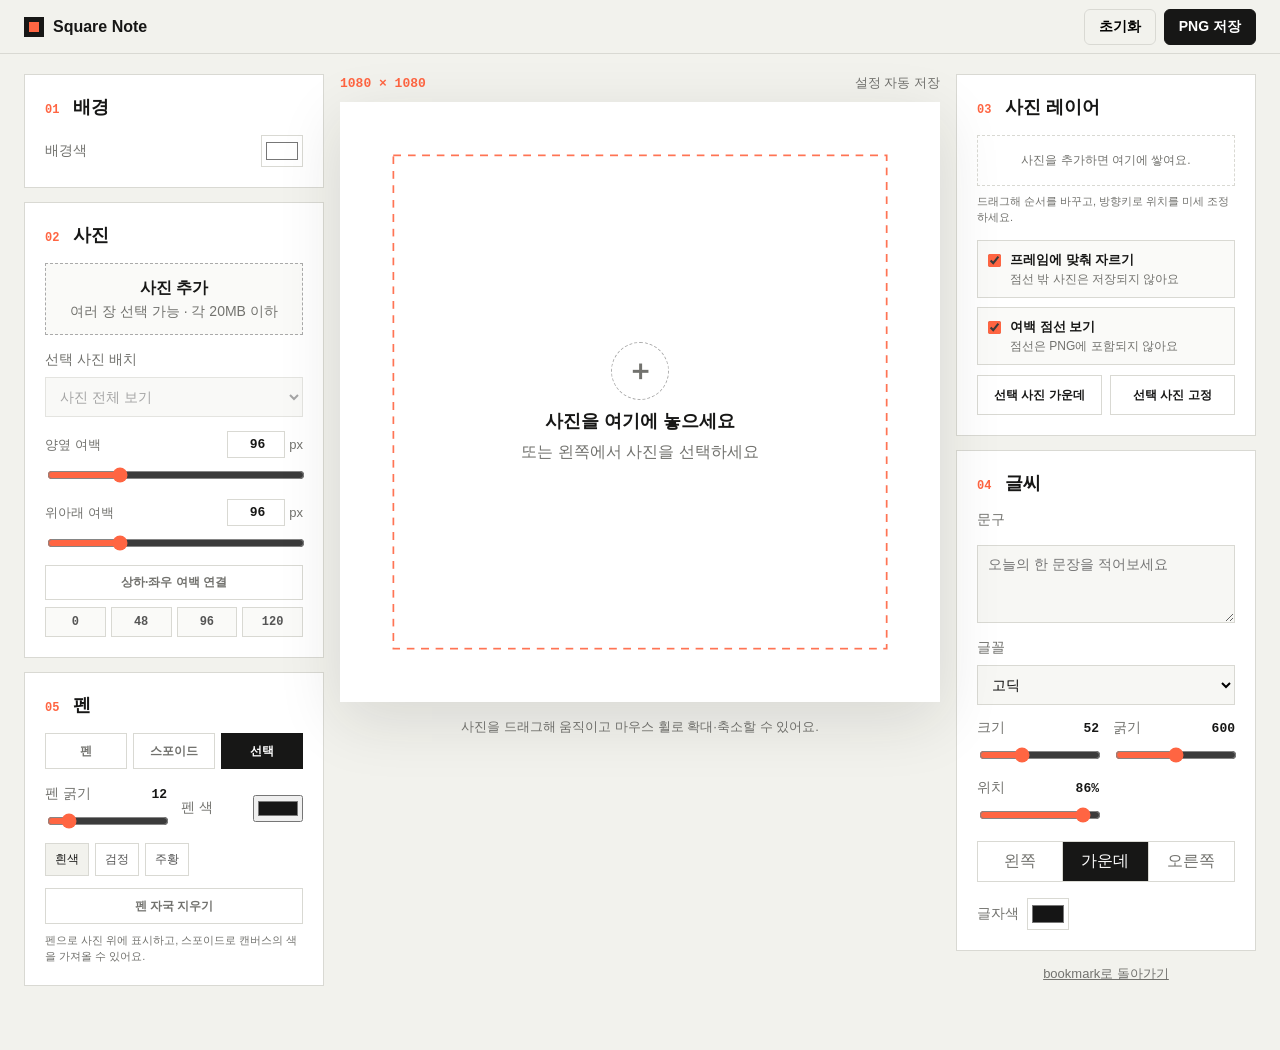
<file: access.html>
<!doctype html>
<html lang="ko"><head><meta charset="utf-8"><meta name="viewport" content="width=device-width,initial-scale=1"><meta name="description" content="인스타 정사각형 사진 편집기"><link rel="icon" href="assets/book-bookmark.svg"><link rel="stylesheet" href="css/access.css?v=20261003-2"><title>Square Note · bookmark</title></head>
<body>
<header class="topbar"><a class="brand" href="./"><i></i>Square Note</a><div><button id="reset" class="btn light">초기화</button><button id="download" class="btn dark">PNG 저장</button></div></header>
<main class="workspace">
  <aside class="controls controls-left">
    <section class="card"><h2><em>01</em> 배경</h2><label class="background-picker"><span>배경색</span><input id="bg" type="color" value="#ffffff"></label></section>
    <section class="card"><h2><em>02</em> 사진</h2><label class="upload" for="file"><strong>사진 추가</strong><small>여러 장 선택 가능 · 각 20MB 이하</small></label><input id="file" type="file" accept="image/*" multiple hidden>
      <div class="grid"><label class="field wide"><span>선택 사진 배치</span><select id="fit"><option value="contain">사진 전체 보기</option><option value="cover">영역 가득 채우기</option></select></label></div>
      <div class="margin-control"><div class="margin-head"><span>양옆 여백</span><label><input id="padding-x-number" type="number" min="0" max="360" step="1" value="96"> px</label></div><input id="padding-x" type="range" min="0" max="360" value="96"></div>
      <div class="margin-control"><div class="margin-head"><span>위아래 여백</span><label><input id="padding-y-number" type="number" min="0" max="360" step="1" value="96"> px</label></div><input id="padding-y" type="range" min="0" max="360" value="96"></div>
      <button id="link-margins" class="link-margins" type="button" aria-pressed="false">상하·좌우 여백 연결</button>
      <div class="margin-presets" aria-label="여백 빠른 설정"><button type="button" data-margin="0">0</button><button type="button" data-margin="48">48</button><button type="button" data-margin="96">96</button><button type="button" data-margin="120">120</button></div>
    </section>
    <section class="card"><h2><em>05</em> 펜</h2><div class="tool-buttons" role="group" aria-label="캔버스 도구"><button id="pen-tool" type="button" data-tool="pen">펜</button><button id="eyedropper-tool" type="button" data-tool="eyedropper">스포이드</button><button id="select-tool" type="button" class="on" data-tool="select">선택</button></div><div class="grid"><label class="field"><span>펜 굵기</span><output id="pen-size-out">12</output><input id="pen-size" type="range" min="2" max="80" value="12"></label><label class="field"><span>펜 색</span><input id="pen-color" type="color" value="#151515"></label></div><div class="swatches" aria-label="빠른 색상 선택"><button type="button" data-pen-color="#ffffff">흰색</button><button type="button" data-pen-color="#151515">검정</button><button type="button" data-pen-color="#ff6542">주황</button></div><button id="clear-strokes" class="clear-strokes" type="button">펜 자국 지우기</button><p class="tool-help">펜으로 사진 위에 표시하고, 스포이드로 캔버스의 색을 가져올 수 있어요.</p></section>
  </aside>

  <section class="preview"><div class="heading"><small>1080 × 1080</small><span id="status">설정 자동 저장</span></div><div id="drop" class="canvas-wrap"><canvas id="canvas" width="1080" height="1080"></canvas><div id="hint" class="hint"><b>＋</b><strong>사진을 여기에 놓으세요</strong><span>또는 왼쪽에서 사진을 선택하세요</span></div></div><p class="tip">사진을 드래그해 움직이고 마우스 휠로 확대·축소할 수 있어요.</p></section>

  <aside class="controls controls-right">
    <section class="card"><h2><em>03</em> 사진 레이어</h2><div id="layers" class="layers"><p class="layers-empty">사진을 추가하면 여기에 쌓여요.</p></div><p class="layer-help">드래그해 순서를 바꾸고, 방향키로 위치를 미세 조정하세요.</p><div class="photo-options"><label><input id="crop" type="checkbox" checked><span><strong>프레임에 맞춰 자르기</strong><small>점선 밖 사진은 저장되지 않아요</small></span></label><label><input id="guides" type="checkbox" checked><span><strong>여백 점선 보기</strong><small>점선은 PNG에 포함되지 않아요</small></span></label></div><div class="photo-actions"><button id="center" type="button">선택 사진 가운데</button><button id="lock" type="button" aria-pressed="false">선택 사진 고정</button></div></section>
    <section class="card"><h2><em>04</em> 글씨</h2><label class="field wide text"><span>문구</span><textarea id="text" rows="3" maxlength="120" placeholder="오늘의 한 문장을 적어보세요"></textarea></label><div class="grid"><label class="field wide"><span>글꼴</span><select id="family"><option value="Arial, sans-serif">고딕</option><option value="Georgia, serif">명조</option><option value="'Courier New', monospace">타자기</option></select></label><label class="field"><span>크기</span><output id="size-out">52</output><input id="size" type="range" min="24" max="110" value="52"></label><label class="field"><span>굵기</span><output id="weight-out">600</output><input id="weight" type="range" min="300" max="900" step="100" value="600"></label><label class="field"><span>위치</span><output id="y-out">86%</output><input id="text-y" type="range" min="8" max="94" value="86"></label></div><div class="align"><button data-align="left">왼쪽</button><button class="on" data-align="center">가운데</button><button data-align="right">오른쪽</button></div><div class="colors"><label>글자색 <input id="text-color" type="color" value="#151515"></label></div></section>
    <button id="mobile-download" class="btn dark mobile">PNG로 저장하기</button><a class="back" href="./">bookmark로 돌아가기</a>
  </aside>
</main>
<script src="js/access-editor.js?v=20261003-2"></script>
</body></html>
</file>
<file: css/access.css>
:root{font-family:Inter,Pretendard,"Noto Sans KR",sans-serif;color:#171716;background:#f2f2ed;--line:#d9d9d3;--orange:#ff6542;--muted:#72726e}*{box-sizing:border-box}body{margin:0;min-width:320px}button,input,select,textarea{font:inherit}.topbar{height:54px;padding:0 24px;border-bottom:1px solid var(--line);display:flex;align-items:center;justify-content:space-between;position:sticky;top:0;z-index:10;background:rgba(242,242,237,.94);backdrop-filter:blur(12px)}.brand{display:flex;align-items:center;gap:9px;color:inherit;text-decoration:none;font-size:16px;font-weight:800}.brand i{width:20px;height:20px;border:5px solid #171716;background:var(--orange)}.topbar>div{display:flex;gap:8px}.btn{border:1px solid #171716;border-radius:6px;padding:8px 14px;font-size:14px;font-weight:750;cursor:pointer}.dark{background:#171716;color:#fff}.light{background:transparent;border-color:var(--line)}
.workspace{max-width:1480px;margin:auto;padding:20px 24px 64px;display:grid;grid-template-columns:300px minmax(420px,1fr) 300px;gap:24px;align-items:start}.controls{display:grid;gap:14px}.preview{position:fixed;top:74px;left:50%;transform:translateX(-50%);width:min(calc(100vw - 680px),760px)}.heading{width:100%;margin:0 auto 10px;display:flex;align-items:center;justify-content:space-between}.heading small{color:var(--orange);font:700 13px "Courier New"}.heading span,.tip{font-size:13px;color:var(--muted)}.canvas-wrap{position:relative;width:min(100%,calc(100vh - 144px));aspect-ratio:1;margin:auto;background:#fff;box-shadow:0 18px 60px rgba(30,30,24,.12);overflow:hidden;touch-action:none}.canvas-wrap.over{outline:4px solid var(--orange);outline-offset:4px}canvas{display:block;width:100%;height:100%}canvas.locked{cursor:not-allowed}.hint{position:absolute;inset:0;display:flex;flex-direction:column;align-items:center;justify-content:center;gap:9px;color:var(--muted);pointer-events:none;text-align:center}.hint.hide{display:none}.hint b{width:58px;height:58px;border:1px dashed #aaa;border-radius:50%;display:grid;place-items:center;font-size:28px}.hint strong{color:#171716;font-size:18px}.tip{text-align:center;margin:16px 0}.controls-left{grid-column:1}.controls-right{grid-column:3}.preview{grid-column:2}
.card{background:#fff;border:1px solid var(--line);padding:20px}.card h2{font-size:18px;margin:0 0 16px}.card h2 em{font:700 12px "Courier New";color:var(--orange);font-style:normal;margin-right:9px}.background-picker{display:flex;align-items:center;justify-content:space-between;color:var(--muted);font-size:14px}.background-picker input,.colors input{width:42px;height:32px;padding:2px;border:1px solid var(--line);background:#fff;cursor:pointer}.upload{min-height:72px;border:1px dashed #aaa;display:flex;align-items:center;justify-content:center;flex-direction:column;gap:4px;background:#fafaf8;cursor:pointer;text-align:center}.upload:hover{border-color:var(--orange);background:#fff6f3}.upload small,.field{color:var(--muted);font-size:14px}.grid{display:grid;grid-template-columns:1fr 1fr;gap:14px;margin-top:16px}.field{display:grid;grid-template-columns:1fr auto;gap:8px;align-items:center}.field.wide{grid-column:1/-1}.field select,.field textarea{grid-column:1/-1;width:100%;padding:10px;border:1px solid var(--line);background:#f7f7f4}.field input[type=range]{grid-column:1/-1;width:100%;accent-color:var(--orange)}.field output{color:#171716;font:700 13px "Courier New"}.text{display:flex;align-items:stretch;flex-direction:column}.text textarea{min-height:78px;resize:vertical;margin-top:8px}
.margin-control{display:grid;gap:7px;margin-top:14px}.margin-head{display:flex;align-items:center;justify-content:space-between;color:var(--muted);font-size:13px}.margin-head label{display:flex;align-items:center;gap:4px}.margin-head input{width:58px;padding:5px 4px;border:1px solid var(--line);background:#fff;color:#171716;text-align:right;font:700 13px "Courier New"}.margin-control>input{width:100%;accent-color:var(--orange)}.link-margins{width:100%;margin-top:12px;padding:8px;border:1px solid var(--line);background:#fff;color:var(--muted);font-size:12px;font-weight:700;cursor:pointer}.link-margins.on{color:#fff;background:#171716;border-color:#171716}.margin-presets{display:grid;grid-template-columns:repeat(4,1fr);gap:5px;margin-top:7px}.margin-presets button{padding:7px 3px;border:1px solid var(--line);background:#fafaf8;color:#555;font:700 12px "Courier New";cursor:pointer}.margin-presets button:hover{border-color:var(--orange);color:var(--orange)}
.layers{display:grid;gap:6px;max-height:210px;overflow:auto}.layers-empty{margin:0;padding:16px;border:1px dashed var(--line);color:var(--muted);font-size:12px;text-align:center}.layer-item{display:grid;grid-template-columns:16px 36px minmax(0,1fr) repeat(5,26px);gap:3px;align-items:center;padding:5px;border:1px solid var(--line);background:#fafaf8}.layer-item.selected{border-color:#2563eb;box-shadow:inset 3px 0 #2563eb}.layer-item.dragging{opacity:.5}.drag-handle{color:#aaa;font-size:12px;cursor:grab}.layer-item img{width:36px;height:36px;object-fit:cover;background:#eee}.layer-item button{height:28px;padding:0;border:0;background:transparent;color:#555;font-size:13px;cursor:pointer}.layer-item button:disabled{opacity:.25;cursor:default}.layer-item .layer-name{overflow:hidden;text-overflow:ellipsis;white-space:nowrap;text-align:left;font-size:11px;font-weight:700}.layer-help{margin:8px 0 14px;color:var(--muted);font-size:11px;line-height:1.45}
.photo-options{display:grid;gap:9px}.photo-options>label{display:flex;align-items:flex-start;gap:9px;padding:10px;border:1px solid var(--line);background:#fafaf8;cursor:pointer}.photo-options input{margin:3px 0 0;accent-color:var(--orange)}.photo-options span{display:grid;gap:2px}.photo-options strong{font-size:13px}.photo-options small{color:var(--muted);font-size:12px;line-height:1.35}.photo-actions{display:grid;grid-template-columns:1fr 1fr;gap:8px;margin-top:10px}.photo-actions button{min-height:40px;padding:8px;border:1px solid var(--line);background:#fff;color:#171716;font-size:12px;font-weight:700;cursor:pointer}.photo-actions button:hover{border-color:#171716}.photo-actions button.on{color:#fff;background:var(--orange);border-color:var(--orange)}.align{display:grid;grid-template-columns:repeat(3,1fr);border:1px solid var(--line);margin-top:16px}.align button{padding:9px;border:0;border-right:1px solid var(--line);background:#fff;color:var(--muted)}.align button:last-child{border:0}.align button.on{background:#171716;color:#fff}.colors{display:flex;gap:20px;margin-top:16px}.colors label{display:flex;align-items:center;gap:8px;color:var(--muted);font-size:14px}.back{text-align:center;color:var(--muted);font-size:13px}.mobile{display:none}
.tool-buttons{display:grid;grid-template-columns:repeat(3,1fr);gap:6px}.tool-buttons button,.clear-strokes{min-height:36px;border:1px solid var(--line);background:#fff;color:var(--muted);font-size:12px;font-weight:700;cursor:pointer}.tool-buttons button.on{background:#171716;color:#fff;border-color:#171716}.swatches{display:flex;gap:6px;margin-top:12px}.swatches button{padding:7px 9px;border:1px solid var(--line);background:#fff;color:#555;font-size:12px;cursor:pointer}.swatches button:first-child{color:#171716;background:#f2f2ed}.clear-strokes{width:100%;margin-top:12px}.tool-help{margin:9px 0 0;color:var(--muted);font-size:11px;line-height:1.45}
@media(max-width:1100px){.workspace{display:flex;flex-direction:column;max-width:760px;padding:24px 18px 48px}.controls,.preview{width:100%}.controls-left{order:1}.preview{order:2;position:static;transform:none}.controls-right{order:3}.controls{margin-top:0}.preview{margin:14px 0}.canvas-wrap,.heading{width:min(100%,680px)}}
@media(max-width:560px){.topbar{height:52px;padding:0 14px}.topbar .dark{display:none}.workspace{padding:20px 14px 44px}.heading>span{display:none}.card{padding:18px}.grid{grid-template-columns:1fr}.field.wide{grid-column:auto}.mobile{display:block;width:100%}}
@media(prefers-reduced-motion:reduce){*{scroll-behavior:auto!important;transition:none!important}}
</file>
